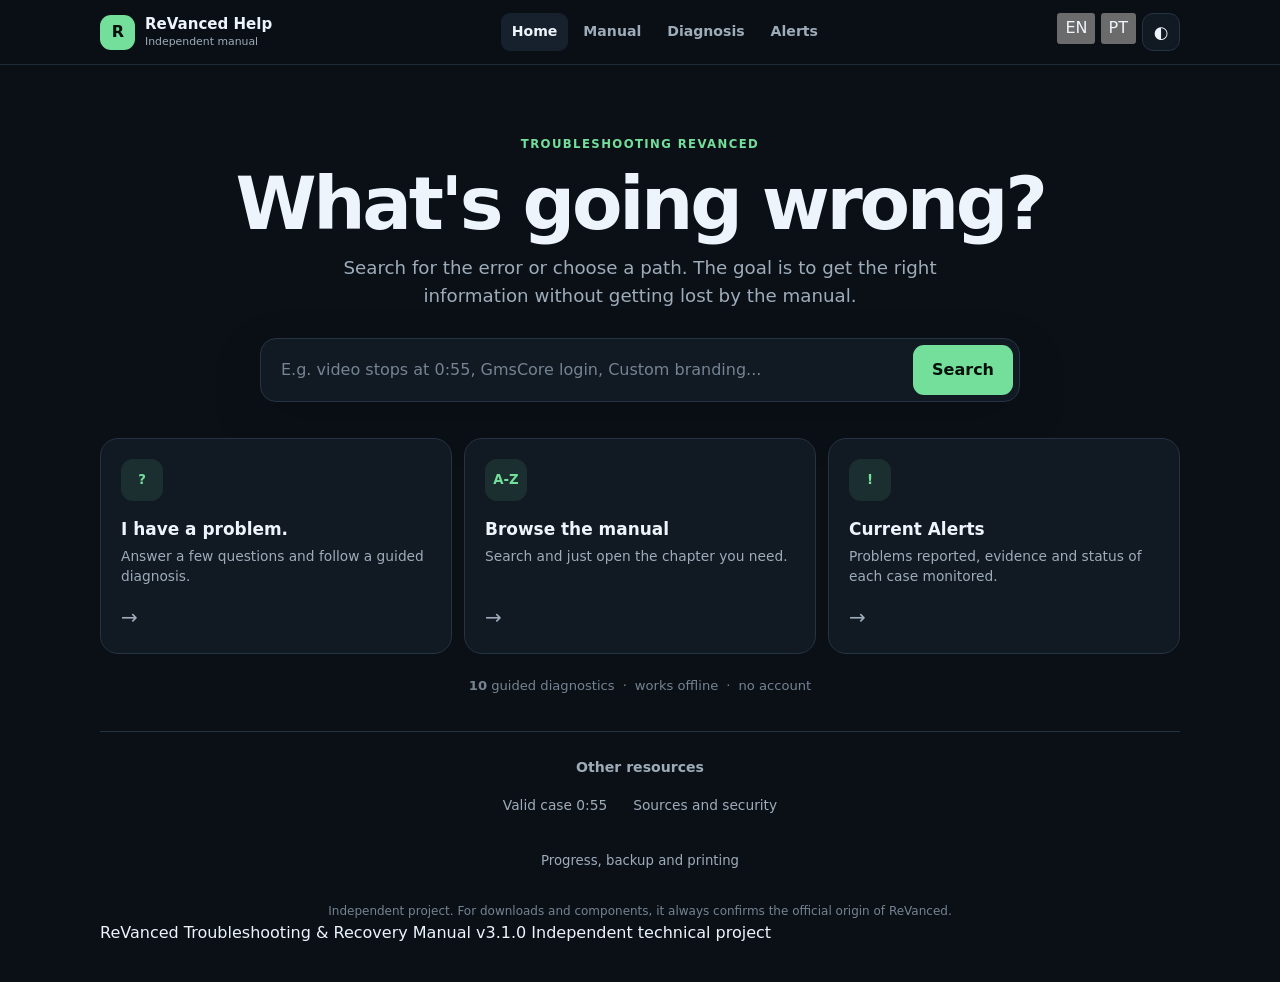
<file: index.html>
<!doctype html>
<html lang="en">
<head>
  <meta charset="utf-8">
  <meta name="viewport" content="width=device-width,initial-scale=1">
  <meta name="description" content="Independent interactive manual for troubleshooting ReVanced Manager, patches, APKs, GmsCore and YouTube.">
  <meta name="theme-color" content="#0b1017">
  <meta name="color-scheme" content="dark light">
  <title>ReVanced Troubleshooting &amp; Recovery Manual v3.1.0</title>
  <link rel="manifest" href="manifest.webmanifest?v=3.1.0-r55">
  <link rel="icon" href="icons/icon-192.png" sizes="192x192" type="image/png">
  <link rel="apple-touch-icon" href="icons/icon-192.png">
  <link rel="stylesheet" href="assets/style.css?v=3.1.0-r12">
</head>
<body>
  <a class="skip-link" href="#mainContent">Skip to content</a>

  <header class="topbar">
    <div class="topbar-inner">
      <a class="brand-home" href="#view-home" aria-label="Go to start">
        <span class="logo" aria-hidden="true">R</span>
        <span class="brand-text">
          <strong>ReVanced Help</strong>
          <small>Independent manual</small>
        </span>
      </a>

      <nav class="public-nav" role="tablist" aria-label="Main navigation">
        <button id="tab-home" class="tab active" role="tab" aria-selected="true" aria-controls="view-home" data-view="home" type="button">Home</button>
        <button id="tab-manual" class="tab" role="tab" aria-selected="false" aria-controls="view-manual" data-view="manual" type="button">Manual</button>
        <button id="tab-wizard" class="tab" role="tab" aria-selected="false" aria-controls="view-wizard" data-view="wizard" type="button">Diagnosis</button>
        <button id="tab-alerts" class="tab" role="tab" aria-selected="false" aria-controls="view-reports" data-view="reports" type="button">Alerts</button>
      </nav>

      <div class="top-actions">
        <div class="language-switcher" role="group" aria-label="Language">
          <button id="langEn" class="lang-button active" type="button" data-lang="en">EN</button>
          <button id="langPt" class="lang-button" type="button" data-lang="pt-PT">PT</button>
        </div>
        <button id="installApp" class="icon-action hidden" type="button" aria-label="Install Application" title="Install Application">+</button>
        <button id="themeToggle" class="icon-action" type="button" aria-label="Toggle Theme" title="Change Theme">
          <span aria-hidden="true">&#9680;</span>
        </button>
      </div>
    </div>
  </header>

  <main id="mainContent" class="main" tabindex="-1">
    <section id="view-home" class="view active" role="tabpanel" aria-labelledby="tab-home">
      <div class="welcome">
        <div class="welcome-copy">
          <span class="eyebrow">Troubleshooting ReVanced</span>
          <h1>What's going wrong?</h1>
          <p>Search for the error or choose a path. The goal is to get the right information without getting lost by the manual.</p>
        </div>

        <form id="homeSearchForm" class="home-search" role="search">
          <label class="sr-only" for="homeSearch">Search a problem</label>
          <input id="homeSearch" type="search" autocomplete="off"
                 placeholder="E.g. video stops at 0:55, GmsCore login, Custom branding...">
          <button id="homeSearchButton" class="search-submit" type="submit">Search</button>
        </form>
      </div>

      <section class="routes" aria-label="Choose an area">
        <button class="route-card sidebar-view" data-target="wizard" type="button">
          <span class="route-icon" aria-hidden="true">?</span>
          <span>
            <strong>I have a problem.</strong>
            <small>Answer a few questions and follow a guided diagnosis.</small>
          </span>
          <span class="route-arrow" aria-hidden="true">&rarr;</span>
        </button>

        <button class="route-card sidebar-view" data-target="manual" type="button">
          <span class="route-icon" aria-hidden="true">A-Z</span>
          <span>
            <strong>Browse the manual</strong>
            <small>Search and just open the chapter you need.</small>
          </span>
          <span class="route-arrow" aria-hidden="true">&rarr;</span>
        </button>

        <button class="route-card sidebar-view" data-target="reports" type="button">
          <span class="route-icon" aria-hidden="true">!</span>
          <span>
            <strong>Current Alerts</strong>
            <small>Problems reported, evidence and status of each case monitored.</small>
          </span>
          <span class="route-arrow" aria-hidden="true">&rarr;</span>
        </button>
      </section>

      <section id="progressResume" class="resume-card hidden" aria-label="Saved Progress">
        <div class="resume-copy">
          <span class="eyebrow">Your progress</span>
          <div class="resume-title">
            <strong><span id="reviewedCount">0</span> of <span id="chapterCount">-</span> revised chapters</strong>
            <span id="globalProgressText">0%</span>
          </div>
          <div class="progress" aria-label="Overall progress"><div id="globalProgressBar"></div></div>
        </div>
        <button id="continueReading" class="btn primary hidden" type="button">Continue</button>
      </section>

      <div class="home-meta" aria-label="Contents available">
        <span><strong id="runbookCount">-</strong> guided diagnostics</span>
        <span aria-hidden="true">&middot;</span>
        <span>works offline</span>
        <span aria-hidden="true">&middot;</span>
        <span>no account</span>
      </div>

      <section class="secondary-section" aria-labelledby="moreTitle">
        <h2 id="moreTitle">Other resources</h2>
        <div class="secondary-links">
          <button class="text-link sidebar-view" data-target="case" type="button">Valid case 0:55</button>
          <button class="text-link sidebar-view" data-target="sources" type="button">Sources and security</button>
        </div>
      </section>

      <details class="progress-tools">
        <summary>Progress, backup and printing</summary>
        <div class="progress-tool-actions">
          <button id="exportProgress" class="btn" type="button">Export progress</button>
          <button id="importProgress" class="btn" type="button">Import progress</button>
          <input id="importProgressFile" class="hidden" type="file" accept="application/json,.json">
          <button id="printManual" class="btn" type="button">Print / PDF</button>
          <button id="resetProgress" class="btn danger-button" type="button">Clear local progress</button>
        </div>
      </details>

      <p class="trust-note">Independent project. For downloads and components, it always confirms the official origin of ReVanced.</p>
    </section>

    <section id="view-wizard" class="view" role="tabpanel" aria-labelledby="tab-wizard" hidden>
      <header class="section-head">
        <button class="back-home sidebar-view" data-target="home" type="button">Ã¢â€ Â Start</button>
        <span class="eyebrow">Guided Diagnosis</span>
        <h2>What's the symptom?</h2>
        <p>Choose the closest situation. Change one variable at a time and confirm the result before continuing.</p>
      </header>
      <div id="diagRoot" class="grid diag-grid"></div>
      <div id="diagResult"></div>
    </section>

    <section id="view-manual" class="view" role="tabpanel" aria-labelledby="tab-manual" hidden>
      <div id="manualIndex" class="manual-index">
        <header class="section-head manual-head">
          <button class="back-home sidebar-view" data-target="home" type="button">Ã¢â€ Â Start</button>
          <span class="eyebrow">Manual A-Z</span>
          <h2>Find the problem</h2>
          <p>Write the error, patch or functionality. The book opens right below; the research takes you to the most relevant chapter.</p>

          <form id="manualSearchForm" class="manual-search" role="search">
            <label class="sr-only" for="search">Search manual</label>
            <input id="search" type="search" autocomplete="off"
                   placeholder="E.g. GmsCore, 0:55, signature, DNS..."
                   aria-describedby="searchHelp searchCount">
            <button class="search-submit" type="submit">Search</button>
            <small id="searchHelp">You can use several words; the search ignores accents.</small>
          </form>

          <div class="quickchips" aria-label="Quick search">
            <button class="chip quick-search" data-q="custom branding" type="button">Custom branding</button>
            <button class="chip quick-search" data-q="out of memory" type="button">OOM</button>
            <button class="chip quick-search" data-q="gmscore" type="button">GmsCore</button>
            <button class="chip quick-search" data-q="0:55" type="button">0:55-1:00</button>
            <button class="chip quick-search" data-q="assinatura" type="button">Signature</button>
            <button class="chip quick-search" data-q="dns vpn" type="button">DNS/VPN</button>
          </div>
          <p id="searchCount" class="result-count" aria-live="polite">35 chapters in the book</p>
        </header>
      </div>

      <section id="readerRoot" class="reader-root" aria-live="polite" tabindex="-1"></section>
      <div id="printManualRoot" class="print-manual-root" aria-hidden="true"></div>
    </section>

    <section id="view-reports" class="view" role="tabpanel" aria-labelledby="tab-alerts" hidden>
      <header class="section-head">
        <button class="back-home sidebar-view" data-target="home" type="button">Ã¢â€ Â Start</button>
        <span class="eyebrow">Alerts</span>
        <h2>Problems</h2>
        <p>Consult reported problems, status, evidence and recommended safe action. A report is not automatically a confirmed bug.</p>
        <div class="callout warn"><strong>Policy:</strong> no report is presented as official fix without adequate upstream confirmation.</div>
      </header>
      <div id="reportsRoot"></div>
    </section>

    <section id="view-case" class="view" role="tabpanel" hidden>
      <header class="section-head">
        <button class="back-home sidebar-view" data-target="home" type="button">Ã¢â€ Â Start</button>
        <span class="eyebrow">Valid case - non-universal</span>
        <h2>YouTube stopped at 0:55-1:00</h2>
        <p>In the tested installation, <strong>Android Reel (no auth)</strong> I was selected. Change in isolation to <strong>visionOS</strong> You solved this case.</p>
        <div class="callout warn">In another device or build, the behavior may be different.</div>
      </header>

      <div class="case-layout">
        <figure><img src="screenshots/01-diversos.jpg" alt="Definitions ReVanced, Miscellaneous page" loading="lazy"><figcaption>1. Open Miscellaneous and Fake video streams.</figcaption></figure>
        <figure><img src="screenshots/02-spoof-video-streams.jpg" alt="Page False video streams" loading="lazy"><figcaption>2. Identify the current client and the indicated side effect.</figcaption></figure>
        <figure><img src="screenshots/03-clientes-spoof.jpg" alt="Client list Spoof" loading="lazy"><figcaption>3. Choose visionOS and repeat exactly the same test.</figcaption></figure>
      </div>

      <section class="case-runbook">
        <h3>Playable Runbook</h3>
        <div class="progress" aria-label="Progress of the validated case"><div id="caseProgressBar"></div></div>
        <p class="result-count">Progress: <span id="caseProgressText">0%</span></p>
        <div id="caseChecklist" class="checklist"></div>
      </section>
    </section>

    <section id="view-sources" class="view" role="tabpanel" hidden>
      <header class="section-head">
        <button class="back-home sidebar-view" data-target="home" type="button">Ã¢â€ Â Start</button>
        <span class="eyebrow">Sources and security</span>
        <h2>Official-first</h2>
        <p>The manual privileges official documentation of ReVanced and primary Android documentation.</p>
        <div class="callout danger"><strong>Important:</strong> always confirms the official domain before installing components.</div>
      </header>
      <div id="sourcesRoot" class="sources-list"></div>
    </section>

    <footer class="footer">
      <span>ReVanced Troubleshooting &amp; Recovery Manual v3.1.0</span>
      <span>Independent technical project</span>
    </footer>
  </main>

  <div id="updateToast" class="toast hidden" role="status" aria-live="polite">
    <span>There is a new offline version.</span>
    <button id="reloadForUpdate" class="btn primary" type="button">Update</button>
  </div>

  <div id="statusLive" class="sr-only" aria-live="polite" aria-atomic="true"></div>

  <script src="assets/manual-data.en.js?v=3.1.0-r55"></script>
  <script src="assets/app.en.js?v=3.1.0-r55"></script>
</body>
</html>
</file>
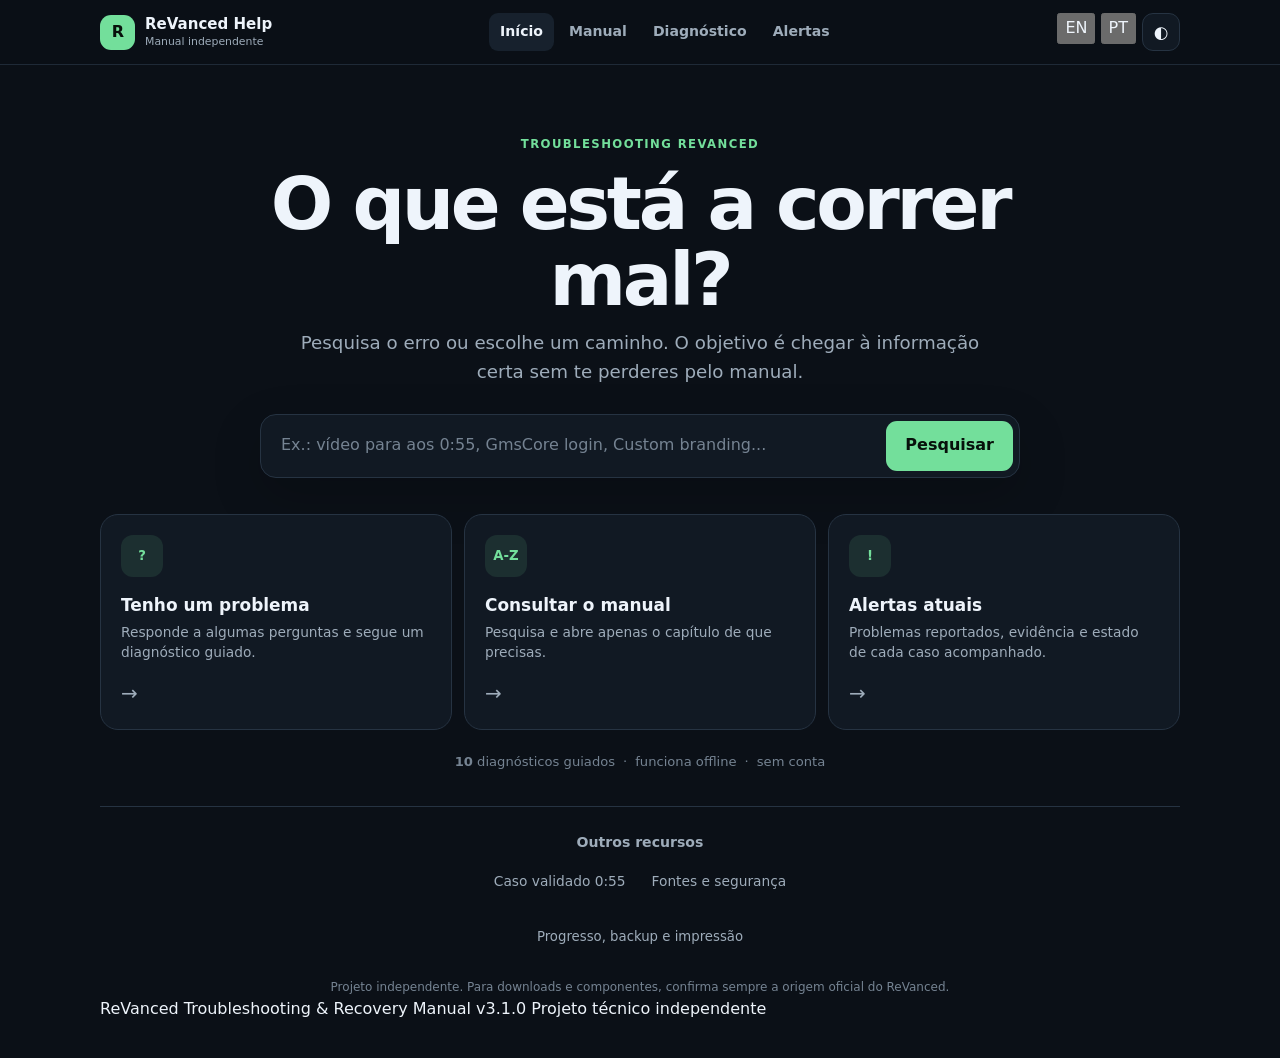
<file: index.pt.html>
<!doctype html>
<html lang="pt-PT">
<head>
  <meta charset="utf-8">
  <meta name="viewport" content="width=device-width,initial-scale=1">
  <meta name="description" content="Manual interativo nao oficial para diagnosticar problemas do ReVanced Manager, patches, APKs, GmsCore e YouTube.">
  <meta name="theme-color" content="#0b1017">
  <meta name="color-scheme" content="dark light">
  <title>ReVanced Troubleshooting &amp; Recovery Manual v3.1.0</title>
  <link rel="manifest" href="manifest.pt.webmanifest?v=3.1.0-r55">
  <link rel="icon" href="icons/icon-192.png" sizes="192x192" type="image/png">
  <link rel="apple-touch-icon" href="icons/icon-192.png">
  <link rel="stylesheet" href="assets/style.css?v=3.1.0-r12">
</head>
<body>
  <a class="skip-link" href="#mainContent">Saltar para o conte&uacute;do</a>

  <header class="topbar">
    <div class="topbar-inner">
      <a class="brand-home" href="#view-home" aria-label="Ir para o inicio">
        <span class="logo" aria-hidden="true">R</span>
        <span class="brand-text">
          <strong>ReVanced Help</strong>
          <small>Manual independente</small>
        </span>
      </a>

      <nav class="public-nav" role="tablist" aria-label="Navegacao principal">
        <button id="tab-home" class="tab active" role="tab" aria-selected="true" aria-controls="view-home" data-view="home" type="button">In&iacute;cio</button>
        <button id="tab-manual" class="tab" role="tab" aria-selected="false" aria-controls="view-manual" data-view="manual" type="button">Manual</button>
        <button id="tab-wizard" class="tab" role="tab" aria-selected="false" aria-controls="view-wizard" data-view="wizard" type="button">Diagn&oacute;stico</button>
        <button id="tab-alerts" class="tab" role="tab" aria-selected="false" aria-controls="view-reports" data-view="reports" type="button">Alertas</button>
      </nav>

      <div class="top-actions">
        <div class="language-switcher" role="group" aria-label="Language">
          <button id="langEn" class="lang-button active" type="button" data-lang="en">EN</button>
          <button id="langPt" class="lang-button" type="button" data-lang="pt-PT">PT</button>
        </div>
        <button id="installApp" class="icon-action hidden" type="button" aria-label="Instalar aplicacao" title="Instalar aplica&ccedil;&atilde;o">+</button>
        <button id="themeToggle" class="icon-action" type="button" aria-label="Alternar tema" title="Mudar tema">
          <span aria-hidden="true">&#9680;</span>
        </button>
      </div>
    </div>
  </header>

  <main id="mainContent" class="main" tabindex="-1">
    <section id="view-home" class="view active" role="tabpanel" aria-labelledby="tab-home">
      <div class="welcome">
        <div class="welcome-copy">
          <span class="eyebrow">Troubleshooting ReVanced</span>
          <h1>O que est&aacute; a correr mal?</h1>
          <p>Pesquisa o erro ou escolhe um caminho. O objetivo &eacute; chegar &agrave; informa&ccedil;&atilde;o certa sem te perderes pelo manual.</p>
        </div>

        <form id="homeSearchForm" class="home-search" role="search">
          <label class="sr-only" for="homeSearch">Pesquisar um problema</label>
          <input id="homeSearch" type="search" autocomplete="off"
                 placeholder="Ex.: v&iacute;deo para aos 0:55, GmsCore login, Custom branding...">
          <button id="homeSearchButton" class="search-submit" type="submit">Pesquisar</button>
        </form>
      </div>

      <section class="routes" aria-label="Escolher uma area">
        <button class="route-card sidebar-view" data-target="wizard" type="button">
          <span class="route-icon" aria-hidden="true">?</span>
          <span>
            <strong>Tenho um problema</strong>
            <small>Responde a algumas perguntas e segue um diagn&oacute;stico guiado.</small>
          </span>
          <span class="route-arrow" aria-hidden="true">&rarr;</span>
        </button>

        <button class="route-card sidebar-view" data-target="manual" type="button">
          <span class="route-icon" aria-hidden="true">A-Z</span>
          <span>
            <strong>Consultar o manual</strong>
            <small>Pesquisa e abre apenas o cap&iacute;tulo de que precisas.</small>
          </span>
          <span class="route-arrow" aria-hidden="true">&rarr;</span>
        </button>

        <button class="route-card sidebar-view" data-target="reports" type="button">
          <span class="route-icon" aria-hidden="true">!</span>
          <span>
            <strong>Alertas atuais</strong>
            <small>Problemas reportados, evid&ecirc;ncia e estado de cada caso acompanhado.</small>
          </span>
          <span class="route-arrow" aria-hidden="true">&rarr;</span>
        </button>
      </section>

      <section id="progressResume" class="resume-card hidden" aria-label="Progresso guardado">
        <div class="resume-copy">
          <span class="eyebrow">O teu progresso</span>
          <div class="resume-title">
            <strong><span id="reviewedCount">0</span> de <span id="chapterCount">-</span> cap&iacute;tulos revistos</strong>
            <span id="globalProgressText">0%</span>
          </div>
          <div class="progress" aria-label="Progresso global"><div id="globalProgressBar"></div></div>
        </div>
        <button id="continueReading" class="btn primary hidden" type="button">Continuar</button>
      </section>

      <div class="home-meta" aria-label="Conteudo disponivel">
        <span><strong id="runbookCount">-</strong> diagn&oacute;sticos guiados</span>
        <span aria-hidden="true">&middot;</span>
        <span>funciona offline</span>
        <span aria-hidden="true">&middot;</span>
        <span>sem conta</span>
      </div>

      <section class="secondary-section" aria-labelledby="moreTitle">
        <h2 id="moreTitle">Outros recursos</h2>
        <div class="secondary-links">
          <button class="text-link sidebar-view" data-target="case" type="button">Caso validado 0:55</button>
          <button class="text-link sidebar-view" data-target="sources" type="button">Fontes e seguran&ccedil;a</button>
        </div>
      </section>

      <details class="progress-tools">
        <summary>Progresso, backup e impress&atilde;o</summary>
        <div class="progress-tool-actions">
          <button id="exportProgress" class="btn" type="button">Exportar progresso</button>
          <button id="importProgress" class="btn" type="button">Importar progresso</button>
          <input id="importProgressFile" class="hidden" type="file" accept="application/json,.json">
          <button id="printManual" class="btn" type="button">Imprimir / PDF</button>
          <button id="resetProgress" class="btn danger-button" type="button">Limpar progresso local</button>
        </div>
      </details>

      <p class="trust-note">Projeto independente. Para downloads e componentes, confirma sempre a origem oficial do ReVanced.</p>
    </section>

    <section id="view-wizard" class="view" role="tabpanel" aria-labelledby="tab-wizard" hidden>
      <header class="section-head">
        <button class="back-home sidebar-view" data-target="home" type="button">&larr; In&iacute;cio</button>
        <span class="eyebrow">Diagn&oacute;stico guiado</span>
        <h2>Qual &eacute; o sintoma?</h2>
        <p>Escolhe a situa&ccedil;&atilde;o mais pr&oacute;xima. Altera uma vari&aacute;vel de cada vez e confirma o resultado antes de continuares.</p>
      </header>
      <div id="diagRoot" class="grid diag-grid"></div>
      <div id="diagResult"></div>
    </section>

    <section id="view-manual" class="view" role="tabpanel" aria-labelledby="tab-manual" hidden>
      <div id="manualIndex" class="manual-index">
        <header class="section-head manual-head">
          <button class="back-home sidebar-view" data-target="home" type="button">&larr; In&iacute;cio</button>
          <span class="eyebrow">Manual A-Z</span>
          <h2>Procura o problema</h2>
          <p>Escreve o erro, patch ou funcionalidade. O livro abre logo abaixo; a pesquisa leva-te ao cap&iacute;tulo mais relevante.</p>

          <form id="manualSearchForm" class="manual-search" role="search">
            <label class="sr-only" for="search">Pesquisar no manual</label>
            <input id="search" type="search" autocomplete="off"
                   placeholder="Ex.: GmsCore, 0:55, assinatura, DNS..."
                   aria-describedby="searchHelp searchCount">
            <button class="search-submit" type="submit">Procurar</button>
            <small id="searchHelp">Podes usar v&aacute;rias palavras; a pesquisa ignora acentos.</small>
          </form>

          <div class="quickchips" aria-label="Pesquisas r&aacute;pidas">
            <button class="chip quick-search" data-q="custom branding" type="button">Custom branding</button>
            <button class="chip quick-search" data-q="out of memory" type="button">OOM</button>
            <button class="chip quick-search" data-q="gmscore" type="button">GmsCore</button>
            <button class="chip quick-search" data-q="0:55" type="button">0:55-1:00</button>
            <button class="chip quick-search" data-q="assinatura" type="button">Assinatura</button>
            <button class="chip quick-search" data-q="dns vpn" type="button">DNS/VPN</button>
          </div>
          <p id="searchCount" class="result-count" aria-live="polite">35 cap&iacute;tulos no livro</p>
        </header>
      </div>

      <section id="readerRoot" class="reader-root" aria-live="polite" tabindex="-1"></section>
      <div id="printManualRoot" class="print-manual-root" aria-hidden="true"></div>
    </section>

    <section id="view-reports" class="view" role="tabpanel" aria-labelledby="tab-alerts" hidden>
      <header class="section-head">
        <button class="back-home sidebar-view" data-target="home" type="button">&larr; In&iacute;cio</button>
        <span class="eyebrow">Alertas</span>
        <h2>Problemas acompanhados</h2>
        <p>Consulta problemas reportados, estado, evid&ecirc;ncia e a a&ccedil;&atilde;o segura recomendada. Um relato n&atilde;o &eacute; automaticamente um bug confirmado.</p>
        <div class="callout warn"><strong>Pol&iacute;tica:</strong> nenhum relato &eacute; apresentado como fix oficial sem confirma&ccedil;&atilde;o upstream adequada.</div>
      </header>
      <div id="reportsRoot"></div>
    </section>

    <section id="view-case" class="view" role="tabpanel" hidden>
      <header class="section-head">
        <button class="back-home sidebar-view" data-target="home" type="button">&larr; In&iacute;cio</button>
        <span class="eyebrow">Caso validado - n&atilde;o universal</span>
        <h2>YouTube parava a 0:55-1:00</h2>
        <p>Na instala&ccedil;&atilde;o testada, <strong>Android Reel (no auth)</strong> estava selecionado. Alterar isoladamente para <strong>visionOS</strong> resolveu esse caso.</p>
        <div class="callout warn">Noutro dispositivo ou build, o comportamento pode ser diferente.</div>
      </header>

      <div class="case-layout">
        <figure><img src="screenshots/01-diversos.jpg" alt="Definicoes ReVanced, pagina Diversos" loading="lazy"><figcaption>1. Abrir Diversos e Falsificar fluxos de v&iacute;deo.</figcaption></figure>
        <figure><img src="screenshots/02-spoof-video-streams.jpg" alt="Pagina Falsificar fluxos de video" loading="lazy"><figcaption>2. Identificar o cliente atual e o efeito colateral indicado.</figcaption></figure>
        <figure><img src="screenshots/03-clientes-spoof.jpg" alt="Lista de clientes Spoof" loading="lazy"><figcaption>3. Escolher visionOS e repetir exatamente o mesmo teste.</figcaption></figure>
      </div>

      <section class="case-runbook">
        <h3>Runbook reproduz&iacute;vel</h3>
        <div class="progress" aria-label="Progresso do caso validado"><div id="caseProgressBar"></div></div>
        <p class="result-count">Progresso: <span id="caseProgressText">0%</span></p>
        <div id="caseChecklist" class="checklist"></div>
      </section>
    </section>

    <section id="view-sources" class="view" role="tabpanel" hidden>
      <header class="section-head">
        <button class="back-home sidebar-view" data-target="home" type="button">&larr; In&iacute;cio</button>
        <span class="eyebrow">Fontes e seguran&ccedil;a</span>
        <h2>Official-first</h2>
        <p>O manual privilegia documenta&ccedil;&atilde;o oficial do ReVanced e documenta&ccedil;&atilde;o prim&aacute;ria do Android.</p>
        <div class="callout danger"><strong>Importante:</strong> confirma sempre o dom&iacute;nio oficial antes de instalar componentes.</div>
      </header>
      <div id="sourcesRoot" class="sources-list"></div>
    </section>

    <footer class="footer">
      <span>ReVanced Troubleshooting &amp; Recovery Manual v3.1.0</span>
      <span>Projeto t&eacute;cnico independente</span>
    </footer>
  </main>

  <div id="updateToast" class="toast hidden" role="status" aria-live="polite">
    <span>Existe uma nova vers&atilde;o offline.</span>
    <button id="reloadForUpdate" class="btn primary" type="button">Atualizar</button>
  </div>

  <div id="statusLive" class="sr-only" aria-live="polite" aria-atomic="true"></div>

  <script src="assets/manual-data.js?v=3.1.0-r55"></script>
  <script src="assets/app.js?v=3.1.0-r55"></script>
</body>
</html>
</file>
<file: assets/style.css>
/* ReVanced Interactive Manual v3.1.0 - Public UI */
:root{
  color-scheme:dark;
  --bg:#0b1017;
  --surface:#111923;
  --surface-2:#17212d;
  --surface-3:#1b2734;
  --text:#eef4fb;
  --muted:#9eacba;
  --faint:#758392;
  --border:#263342;
  --accent:#73df9b;
  --accent-strong:#43c878;
  --accent-soft:rgba(115,223,155,.11);
  --blue:#74aef8;
  --warn:#f2c66d;
  --danger:#ff7b86;
  --shadow:0 18px 50px rgba(0,0,0,.18);
  --radius:18px;
  --radius-sm:12px;
  --max:1080px;
  font-family:Inter,ui-sans-serif,system-ui,-apple-system,BlinkMacSystemFont,"Segoe UI",sans-serif;
}
:root[data-theme="light"]{
  color-scheme:light;
  --bg:#f4f7fa;
  --surface:#ffffff;
  --surface-2:#f0f4f7;
  --surface-3:#e7edf2;
  --text:#18212b;
  --muted:#5d6b78;
  --faint:#7b8791;
  --border:#d8e0e7;
  --accent:#17894a;
  --accent-strong:#0f773e;
  --accent-soft:rgba(23,137,74,.09);
  --blue:#286fca;
  --warn:#936514;
  --danger:#c43d4a;
  --shadow:0 16px 38px rgba(41,56,71,.08);
}
*{box-sizing:border-box}
html{scroll-behavior:smooth;scroll-padding-top:76px}
body{
  margin:0;
  background:var(--bg);
  color:var(--text);
  font-size:16px;
  line-height:1.55;
  -webkit-font-smoothing:antialiased;
}
button,input,select{font:inherit}
button{color:inherit}
a{color:var(--blue)}
img{max-width:100%;display:block}
.hidden{display:none!important}
.sr-only{
  position:absolute!important;width:1px!important;height:1px!important;padding:0!important;margin:-1px!important;
  overflow:hidden!important;clip:rect(0,0,0,0)!important;white-space:nowrap!important;border:0!important
}
.skip-link{
  position:fixed;left:12px;top:-80px;z-index:1000;padding:9px 13px;background:var(--text);color:var(--bg);
  border-radius:10px;text-decoration:none
}
.skip-link:focus{top:12px}
:focus-visible{outline:3px solid var(--blue);outline-offset:3px}

.topbar{
  position:sticky;top:0;z-index:50;
  border-bottom:1px solid color-mix(in srgb,var(--border) 78%,transparent);
  background:color-mix(in srgb,var(--bg) 90%,transparent);
  backdrop-filter:blur(18px);
}
.topbar-inner{
  width:min(calc(100% - 28px),var(--max));
  min-height:64px;margin:0 auto;display:grid;grid-template-columns:auto 1fr auto;align-items:center;gap:22px
}
.brand-home{display:flex;align-items:center;gap:10px;color:var(--text);text-decoration:none;min-width:max-content}
.logo{
  display:grid;place-items:center;width:35px;height:35px;border-radius:11px;background:var(--accent);color:#07110b;
  font-weight:900;letter-spacing:-.04em
}
.brand-text{display:flex;flex-direction:column;line-height:1.15}
.brand-text strong{font-size:.94rem}
.brand-text small{font-size:.68rem;color:var(--muted);margin-top:3px}
.public-nav{justify-self:center;display:flex;gap:4px}
.tab{
  border:0;background:transparent;color:var(--muted);padding:8px 11px;border-radius:9px;cursor:pointer;
  font-size:.88rem;font-weight:650;transition:background .15s ease,color .15s ease
}
.tab:hover{background:var(--surface-2);color:var(--text)}
.tab.active{background:var(--surface-2);color:var(--text)}
.top-actions{display:flex;gap:6px}
.icon-action{
  width:38px;height:38px;display:grid;place-items:center;border:1px solid var(--border);border-radius:11px;
  background:var(--surface);cursor:pointer;font-size:1.05rem
}
.icon-action:hover{background:var(--surface-2)}

.main{width:min(calc(100% - 32px),var(--max));margin:0 auto;padding:54px 0 36px}
.view{min-height:55vh}
.welcome{max-width:820px;margin:12px auto 36px;text-align:center}
.eyebrow{
  display:inline-block;color:var(--accent);font-size:.73rem;font-weight:800;letter-spacing:.12em;text-transform:uppercase
}
.welcome h1,.section-head h2{
  margin:10px 0 12px;letter-spacing:-.045em;line-height:1.03;font-weight:800
}
.welcome h1{font-size:clamp(2.45rem,7vw,4.6rem)}
.welcome p{max-width:680px;margin:0 auto;color:var(--muted);font-size:clamp(1rem,2vw,1.14rem)}
.home-search{
  display:grid;grid-template-columns:1fr auto;max-width:760px;margin:28px auto 0;padding:6px;border:1px solid var(--border);
  border-radius:16px;background:var(--surface);box-shadow:var(--shadow)
}
.home-search input,.manual-search input{
  width:100%;border:0;background:transparent;color:var(--text);outline:0
}
.home-search input{min-height:50px;padding:0 14px;font-size:1rem}
.home-search input::placeholder,.manual-search input::placeholder{color:var(--faint)}
.search-submit{
  border:0;border-radius:11px;padding:0 19px;background:var(--accent);color:#07110b;font-weight:800;cursor:pointer
}
.search-submit:hover{background:var(--accent-strong)}

.routes{display:grid;grid-template-columns:repeat(3,1fr);gap:12px;margin-bottom:22px}
.route-card{
  min-height:164px;padding:20px;border:1px solid var(--border);border-radius:var(--radius);background:var(--surface);
  text-align:left;cursor:pointer;display:grid;grid-template-columns:1fr auto;grid-template-rows:auto 1fr;gap:15px;
  transition:transform .15s ease,border-color .15s ease,background .15s ease
}
.route-card:hover{transform:translateY(-2px);border-color:color-mix(in srgb,var(--accent) 42%,var(--border));background:var(--surface-2)}
.route-card>span:nth-child(2){grid-column:1/-1}
.route-icon{
  display:grid;place-items:center;width:42px;height:42px;border-radius:12px;background:var(--accent-soft);color:var(--accent);
  font-weight:850;font-size:.83rem
}
.route-arrow{color:var(--muted);font-size:1.25rem}
.route-card strong{display:block;font-size:1.06rem;margin-bottom:5px}
.route-card small{display:block;color:var(--muted);line-height:1.45;font-size:.86rem;font-weight:450}

.resume-card{
  display:grid;grid-template-columns:1fr auto;gap:22px;align-items:center;margin:20px 0;padding:18px 20px;
  border:1px solid color-mix(in srgb,var(--accent) 30%,var(--border));border-radius:var(--radius);background:var(--accent-soft)
}
.resume-title{display:flex;justify-content:space-between;gap:16px;margin:5px 0 9px}
.resume-title>span{color:var(--muted);font-weight:750}
.progress{height:7px;overflow:hidden;border-radius:99px;background:var(--surface-3)}
.progress>div{height:100%;width:0;background:var(--accent);border-radius:inherit;transition:width .2s ease}
.home-meta{display:flex;justify-content:center;flex-wrap:wrap;gap:8px;color:var(--faint);font-size:.82rem;margin:18px 0 34px}
.secondary-section{border-top:1px solid var(--border);padding-top:25px;text-align:center}
.secondary-section h2{font-size:.88rem;color:var(--muted);margin:0 0 10px;font-weight:700}
.secondary-links{display:flex;justify-content:center;gap:8px;flex-wrap:wrap}
.text-link{
  border:0;background:transparent;color:var(--muted);padding:7px 9px;border-radius:8px;cursor:pointer;font-size:.86rem
}
.text-link:hover{color:var(--text);background:var(--surface-2)}
.progress-tools{max-width:680px;margin:20px auto 0;color:var(--muted);font-size:.83rem;text-align:center}
.progress-tools summary{cursor:pointer;list-style:none;padding:7px}
.progress-tools summary::-webkit-details-marker{display:none}
.progress-tool-actions{display:flex;justify-content:center;gap:7px;flex-wrap:wrap;margin-top:8px}
.trust-note{margin:24px auto 0;text-align:center;color:var(--faint);font-size:.75rem;max-width:680px}

.btn{
  min-height:39px;padding:8px 12px;border:1px solid var(--border);border-radius:10px;background:var(--surface);
  color:var(--text);cursor:pointer;font-size:.84rem;font-weight:650
}
.btn:hover{background:var(--surface-2)}
.btn.primary{background:var(--accent);border-color:var(--accent);color:#07110b}
.btn.primary:hover{background:var(--accent-strong)}
.danger-button{color:var(--danger)}

.section-head{max-width:830px;margin:0 auto 30px}
#view-wizard .section-head{max-width:none;margin-left:0;margin-right:0}
.section-head h2{font-size:clamp(2rem,5vw,3.2rem)}
.section-head>p{color:var(--muted);max-width:720px}
.back-home{
  display:block;border:0;background:transparent;color:var(--muted);padding:0;margin:0 0 22px;cursor:pointer;font-size:.84rem
}
.back-home:hover{color:var(--text)}
.grid{display:grid;grid-template-columns:repeat(2,minmax(0,1fr));gap:12px}
.diag-grid{margin-top:8px}
.diag-card,.report-card,.case-runbook{
  border:1px solid var(--border);border-radius:var(--radius);background:var(--surface);padding:18px
}
.diag-card{padding:0;overflow:hidden}
.diag-card h3{margin:0;line-height:1.35;text-align:left}
.diag-card p{margin:0;text-align:left}
.diag-card button{
  width:100%;height:100%;margin:0;padding:18px;border:0;border-radius:inherit;background:transparent;color:inherit;
  display:flex;flex-direction:column;align-items:flex-start;gap:12px;text-align:left;cursor:pointer;transition:background .15s ease
}
.diag-card button>div:first-child{display:flex;flex-wrap:wrap;align-items:center;gap:6px}
.diag-card-cta{margin-top:auto;color:var(--blue);font-size:.82rem;font-weight:750}
.diag-card button:hover{background:var(--surface-2)}
.diag-card button:focus-visible{outline:3px solid var(--blue);outline-offset:-3px}
.diag-result-card{max-width:920px;margin:18px auto 0;padding:clamp(20px,4vw,32px);border:1px solid var(--border);border-radius:var(--radius);background:var(--surface)}
.diag-result-card .kicker{color:var(--accent);font-size:.76rem;font-weight:800;letter-spacing:.08em;text-transform:uppercase}
.diag-result-card h2{margin:8px 0 18px;font-size:clamp(1.65rem,4vw,2.5rem);line-height:1.12;letter-spacing:-.03em}
.diag-steps{display:grid;gap:10px;margin:0;padding-left:1.35rem;color:var(--muted)}
.diag-steps li{padding-left:4px}
.diag-steps li::marker{color:var(--accent);font-weight:800}
.diag-reading{margin-top:24px;padding-top:20px;border-top:1px solid var(--border)}
.diag-chapter-links{display:grid;grid-template-columns:repeat(2,minmax(0,1fr));gap:8px;margin-top:10px}
.diag-chapter-link{min-width:0;padding:12px 13px;border:1px solid var(--border);border-radius:12px;background:var(--bg);display:grid;grid-template-columns:1fr auto;gap:2px 10px;text-align:left;cursor:pointer}
.diag-chapter-link:hover{background:var(--surface-2)}
.diag-chapter-link>span:first-child{grid-column:1;color:var(--faint);font-size:.72rem;font-weight:750;text-transform:uppercase;letter-spacing:.04em}
.diag-chapter-link strong{grid-column:1;color:var(--text);line-height:1.35;overflow-wrap:anywhere}
.diag-chapter-link>span:last-child{grid-column:2;grid-row:1/3;align-self:center;color:var(--blue);font-size:1.1rem}

.manual-head{max-width:920px;margin-bottom:18px}
.manual-search{
  display:grid;grid-template-columns:minmax(0,1fr) auto;gap:6px;margin-top:22px;
  border:1px solid var(--border);border-radius:14px;background:var(--surface);padding:6px
}
.manual-search input{min-height:46px;padding:0 10px}
.manual-search .search-submit{min-height:46px;padding:0 17px}
.manual-search small{grid-column:1/-1;display:block;color:var(--faint);font-size:.75rem;padding:0 8px 5px}
.quickchips{display:flex;flex-wrap:wrap;gap:6px;margin-top:10px}
.chip{
  border:1px solid var(--border);border-radius:999px;background:transparent;color:var(--muted);padding:5px 9px;cursor:pointer;
  font-size:.76rem
}
.chip:hover{background:var(--surface-2);color:var(--text)}
.result-count{color:var(--faint);font-size:.78rem}
.manual-index[hidden],.reader-root[hidden]{display:none!important}
.reader-root{max-width:920px;margin:18px auto 0;outline:0}
.reader-toolbar{max-width:780px;margin:0 auto 14px;display:flex;align-items:center;justify-content:space-between;gap:12px}
.reader-toolbar-title{color:var(--faint);font-size:.76rem;font-weight:800;letter-spacing:.08em;text-transform:uppercase}
.reader-toolbar-actions{display:flex;gap:7px;flex-wrap:wrap;justify-content:flex-end}
.reader-page{max-width:780px;margin:0 auto;padding:clamp(24px,5vw,52px);border:1px solid var(--border);border-radius:22px;background:var(--surface);box-shadow:var(--shadow)}
.reader-page-header{padding-bottom:22px;margin-bottom:28px;border-bottom:1px solid var(--border)}
.reader-meta{display:flex;align-items:center;justify-content:space-between;gap:12px}
.reader-position{color:var(--faint);font-size:.78rem;font-weight:750}
.reader-page h2{margin:11px 0 18px;font-size:clamp(2rem,5vw,3.25rem);line-height:1.05;letter-spacing:-.04em}
.reader-progress{height:4px;overflow:hidden;border-radius:99px;background:var(--surface-3)}
.reader-progress>div{height:100%;background:var(--accent);border-radius:inherit}
.reader-content{max-width:68ch;margin:0 auto}
.reader-content .chapter-text{display:grid;gap:16px;color:var(--muted);font-size:1rem;line-height:1.74;overflow-wrap:anywhere}
.reader-content .chapter-text p{margin:0}
.manual-subhead{margin:8px 0 0;color:var(--text);font-size:1.08rem;line-height:1.35}
.manual-callout-title{margin-top:7px;padding-top:3px;color:var(--accent);font-size:.76rem;font-weight:850;letter-spacing:.08em;text-transform:uppercase}
.manual-step,.manual-bullet{display:grid;grid-template-columns:28px minmax(0,1fr);gap:11px;align-items:start}
.manual-step-number{display:grid;place-items:center;width:24px;height:24px;border-radius:999px;background:var(--surface-3);color:var(--text);font-size:.72rem;font-weight:800}
.manual-bullet>span:first-child{color:var(--accent);font-weight:900;text-align:center}
.manual-data-row{display:grid;grid-template-columns:minmax(0,1fr) minmax(0,1.25fr);gap:16px;padding:11px 0;border-bottom:1px solid var(--border)}
.manual-data-row.manual-cols-3{grid-template-columns:minmax(0,.8fr) minmax(0,1.25fr) minmax(0,1fr)}
.manual-data-row>span{min-width:0}
.manual-data-row>span:first-child{color:var(--text);font-weight:650}
.manual-data-row.is-header{padding-top:6px;color:var(--faint);font-size:.72rem;font-weight:800;letter-spacing:.05em;text-transform:uppercase}
.manual-data-row.is-header>span{color:var(--faint);font-weight:800}
.reader-nav{display:grid;grid-template-columns:1fr 1fr;gap:12px;margin-top:36px;padding-top:22px;border-top:1px solid var(--border)}
.reader-nav-button{min-height:82px;padding:13px 15px;border:1px solid var(--border);border-radius:13px;background:var(--bg);text-align:left;cursor:pointer}
.reader-nav-button.next{text-align:right}
.reader-nav-button:hover{background:var(--surface-2)}
.reader-nav-label{display:block;margin-bottom:4px;color:var(--faint);font-size:.74rem;font-weight:750}
.reader-nav-button strong{display:block;color:var(--text);line-height:1.35}
.reader-nav-spacer{display:block}
.print-manual-root{display:none}
.print-chapter{break-before:page}
.print-chapter:first-child{break-before:auto}

mark{background:rgba(242,198,109,.24);color:var(--text);border-radius:3px;padding:0 2px}

.badge{
  display:inline-block;border-radius:999px;background:var(--surface-3);color:var(--muted);padding:3px 7px;font-size:.7rem;font-weight:750
}
.state-open{color:var(--warn)}
.state-closed,.evidence-high{color:var(--accent)}
.evidence-medium{color:var(--warn)}
.evidence-low{color:var(--muted)}
.report-card{max-width:920px;margin:10px auto}
.report-head{display:flex;gap:6px;flex-wrap:wrap}
.report-title{font-size:1.04rem;font-weight:800;margin-top:12px}
.report-meta{color:var(--faint);font-size:.78rem;margin-top:3px}
.report-card p{color:var(--muted)}
.report-actions{margin-top:10px}
.callout{margin:12px 0;padding:11px 13px;border-left:3px solid var(--blue);border-radius:8px;background:var(--surface-2)}
.callout.warn{border-left-color:var(--warn)}
.callout.danger{border-left-color:var(--danger)}

.case-layout{.case-layout{display:grid;grid-template-columns:repeat(3,1fr);gap:12px}
.case-layout figure{margin:0;border:1px solid var(--border);border-radius:14px;overflow:hidden;background:var(--surface)}
.case-layout img{width:100%;aspect-ratio:9/16;object-fit:cover}
.case-layout figcaption{padding:10px;color:var(--muted);font-size:.78rem}
.case-runbook{margin-top:14px}
.checklist{display:grid;gap:7px;margin-top:10px}
.check-row{display:flex;align-items:flex-start;gap:9px;padding:9px 0;border-bottom:1px solid var(--border)}
.check-row:last-child{border-bottom:0}
.sources-list{max-width:920px;margin:0 auto}
.source{display:flex;align-items:center;gap:10px;padding:11px 0;border-bottom:1px solid var(--border)}
.source a{overflow-wrap:anywhere}
.empty{max-width:920px;margin:0 auto;padding:20px;border:1px dashed var(--border);border-radius:14px;color:var(--muted);text-align:center}

.footer{
  margin-top:60px;padding-top:20px;border-top:1px solid var(--border);display:flex;justify-content:space-between;gap:12px;
  color:var(--faint);font-size:.74rem
}
.toast{
  position:fixed;right:16px;bottom:16px;z-index:100;display:flex;align-items:center;gap:10px;max-width:380px;
  padding:11px 12px;border:1px solid var(--border);border-radius:13px;background:var(--surface);box-shadow:var(--shadow)
}

@media(max-width:820px){
  .topbar-inner{width:min(calc(100% - 18px),var(--max));grid-template-columns:auto 1fr auto;gap:9px}
  .brand-text small{display:none}
  .public-nav{overflow-x:auto;justify-self:stretch;scrollbar-width:none}
  .public-nav::-webkit-scrollbar{display:none}
  .tab{white-space:nowrap;padding-inline:9px}
  .main{width:min(calc(100% - 22px),var(--max));padding-top:34px}
  .routes{grid-template-columns:1fr}
  .route-card{min-height:112px;grid-template-columns:auto 1fr auto;grid-template-rows:1fr;align-items:center}
  .route-card>span:nth-child(2){grid-column:auto}
  .route-card strong{font-size:1rem}
  .grid{grid-template-columns:1fr}
  .case-layout{grid-template-columns:1fr}
  .case-layout img{aspect-ratio:auto;max-height:560px;object-fit:contain;background:#05080b}
}
@media(max-width:560px){
  html{scroll-padding-top:112px}
  .topbar-inner{
    min-height:58px;grid-template-columns:auto 1fr auto;grid-template-areas:"brand . actions" "nav nav nav";
    row-gap:4px;padding:6px 0 7px
  }
  .brand-home{grid-area:brand}
  .brand-text{display:none}
  .logo{width:34px;height:34px}
  .public-nav{grid-area:nav;display:grid;grid-template-columns:repeat(4,minmax(0,1fr));gap:2px;overflow:visible;width:100%}
  .top-actions{grid-area:actions}
  .tab{min-width:0;overflow:hidden;text-overflow:ellipsis;font-size:.76rem;padding:7px 2px}
  .icon-action{width:35px;height:35px}
  .main{width:min(calc(100% - 18px),var(--max));padding-top:26px}
  .welcome{margin-top:4px;margin-bottom:26px}
  .welcome h1{font-size:2.55rem}
  .welcome p{font-size:.96rem}
  .home-search{grid-template-columns:1fr;padding:5px}
  .home-search input{min-height:48px}
  .manual-search{grid-template-columns:1fr;padding:5px}
  .manual-search .search-submit{min-height:42px}
  .search-submit{min-height:42px}
  .route-card{padding:15px;gap:11px}
  .route-icon{width:38px;height:38px}
  .route-card small{font-size:.81rem}
  .reader-toolbar{align-items:flex-start;flex-direction:column}
  .reader-toolbar-actions{width:100%;justify-content:flex-start}
  .reader-page{padding:24px 15px;border-radius:16px}
  .reader-page-header{padding-bottom:18px;margin-bottom:22px}
  .reader-page h2{font-size:2.15rem}
  .reader-content .chapter-text{gap:13px;font-size:.94rem;line-height:1.68}
  .reader-nav{grid-template-columns:1fr;gap:8px;margin-top:28px}
  .reader-nav-button.next{text-align:left}
  .reader-nav-spacer{display:none}
  .diag-chapter-links{grid-template-columns:1fr}
  .manual-data-row,.manual-data-row.manual-cols-3{grid-template-columns:1fr;gap:4px;padding:9px 0}
  .manual-data-row>span+span{font-size:.88rem}
  .manual-data-row.is-header{gap:2px;padding-bottom:7px}
  .manual-data-continuation{margin-top:-6px;font-size:.84rem}
  .resume-card{grid-template-columns:1fr;gap:12px;padding:15px}
  .resume-card .btn{width:100%}
  .section-head{margin-bottom:22px}
  .section-head h2{font-size:2.15rem}
  .quickchips{flex-wrap:nowrap;overflow-x:auto;padding-bottom:4px;scrollbar-width:none}
  .quickchips::-webkit-scrollbar{display:none}
  .chip{flex:0 0 auto}
  .source{align-items:flex-start;flex-wrap:wrap}
  .footer{flex-direction:column;margin-top:40px}
}
@media(prefers-reduced-motion:reduce){
  *,*::before,*::after{scroll-behavior:auto!important;transition:none!important;animation:none!important}
}
@media print{
  .topbar,.back-home,.home-search,.routes,.secondary-section,.progress-tools,.top-actions,.public-nav,.toast,.chapter-tools,.quickchips{display:none!important}
  body{background:#fff;color:#000}
  .main{width:100%;padding:0}
  .view{display:block!important;min-height:0}
  .view[hidden]{display:block!important}
  #view-manual .manual-index,#view-manual .reader-root{display:none!important}
  .print-manual-root{display:block!important}
  .print-chapter,.diag-card,.report-card,.case-runbook{break-inside:avoid;border:1px solid #bbb;background:#fff}
  .print-chapter{padding:18px;margin:0 0 18px}
  .print-chapter h2{margin:5px 0 16px}
  .chapter-text,.section-head>p,.diag-card p{color:#333}
  .footer{color:#555}
}

.language-switcher{display:inline-flex;gap:.25rem;align-items:center}.lang-button{border:1px solid var(--border,rgba(255,255,255,.16));background:transparent;color:inherit;border-radius:.45rem;padding:.4rem .55rem;font:inherit;cursor:pointer}.lang-button.active{background:var(--accent,#7c4dff);color:#fff;border-color:transparent}
</file>
